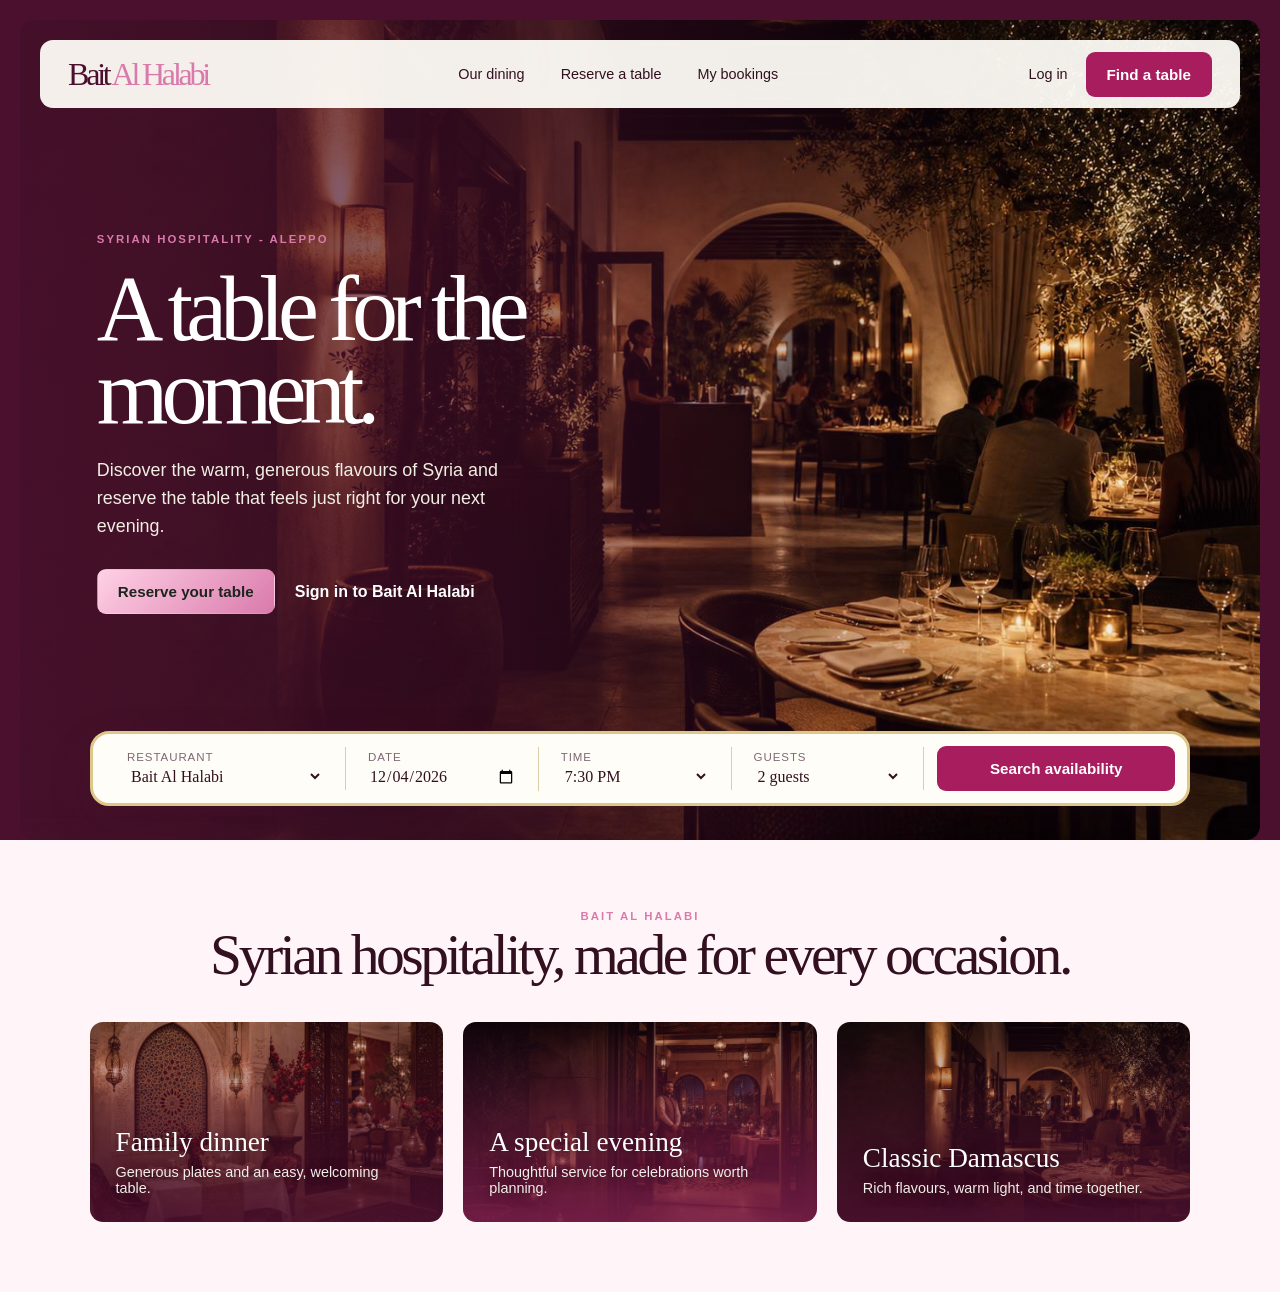
<file: pages/index.html>
﻿<!doctype html>
<html lang="en">
<head>
  <meta charset="UTF-8">
  <meta name="viewport" content="width=device-width, initial-scale=1.0">
  <title>Bait Al Halabi | Syrian dining</title>
  <link rel="stylesheet" href="../assets/css/style.css">
</head>
<body>
  <main class="marketing-shell">
    <section class="marketing-hero">
      <header class="marketing-nav">
        <a class="logo" href="index.html">Bait <span>Al Halabi</span></a>
        <nav><a href="#discover">Our dining</a><a href="booking.html">Reserve a table</a><a href="booking.html#reservationHistory">My bookings</a></nav>
        <div class="nav-actions"><a href="login.html">Log in</a><a class="button" href="booking.html">Find a table</a></div>
      </header>
      <div class="hero-copy">
        <p class="eyebrow">Syrian hospitality  -  Aleppo</p>
        <h1>A table for the moment.</h1>
        <p>Discover the warm, generous flavours of Syria and reserve the table that feels just right for your next evening.</p>
        <div class="hero-actions"><a class="button gold" href="booking.html">Reserve your table</a><a class="hero-link" href="login.html">Sign in to Bait Al Halabi</a></div>
      </div>
      <form class="availability-bar" action="booking.html">
        <label>Restaurant<select><option>Bait Al Halabi</option></select></label>
        <label>Date<input type="date" name="date" required></label>
        <label>Time<select name="time"><option value="19:30">7:30 PM</option><option value="20:00">8:00 PM</option><option value="20:30">8:30 PM</option></select></label>
        <label>Guests<select name="guests"><option value="2">2 guests</option><option value="4">4 guests</option><option value="6">6 guests</option></select></label>
        <button class="button" type="submit">Search availability</button>
      </form>
    </section>
    <section id="discover" class="landing-section">
      <p class="eyebrow" style="text-align:center">Bait Al Halabi</p>
      <h2>Syrian hospitality, made for every occasion.</h2>
      <div class="discover-grid">
        <a class="discover-card" href="booking.html"><h3>Family dinner</h3><p>Generous plates and an easy, welcoming table.</p></a>
        <a class="discover-card" href="booking.html"><h3>A special evening</h3><p>Thoughtful service for celebrations worth planning.</p></a>
        <a class="discover-card" href="booking.html"><h3>Classic Damascus</h3><p>Rich flavours, warm light, and time together.</p></a>
      </div>
    </section>
  </main>
  <script>
    const today = new Date();
    const isoDate = `${today.getFullYear()}-${String(today.getMonth() + 1).padStart(2, "0")}-${String(today.getDate()).padStart(2, "0")}`;
    const dateField = document.querySelector('input[type="date"]');
    dateField.min = isoDate;
    dateField.value = isoDate;
  </script>
</body>
</html>
</file>
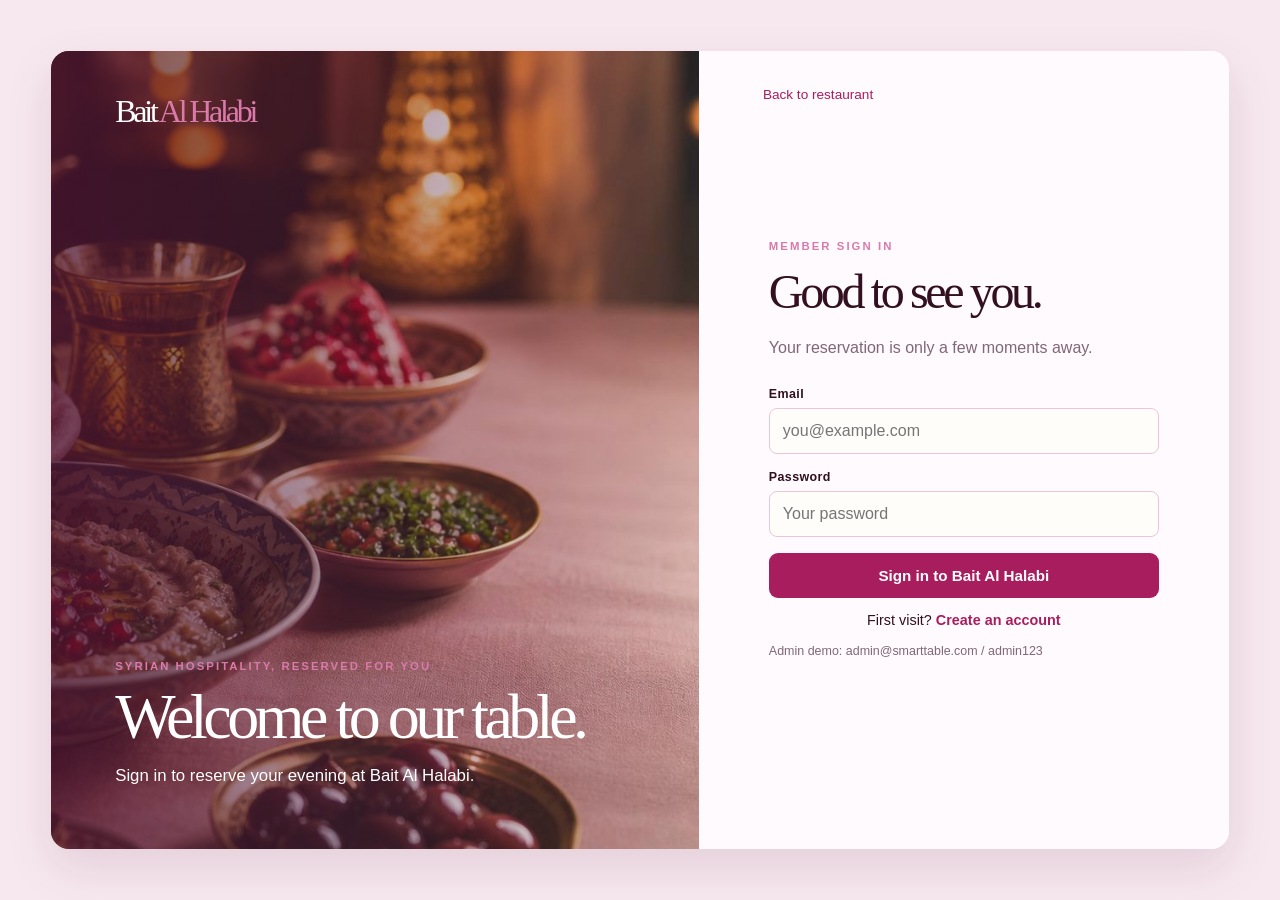
<file: pages/admin.html>
﻿<!doctype html><html lang="en"><head><meta charset="UTF-8"><meta name="viewport" content="width=device-width,initial-scale=1.0"><title>Bait Al Halabi | Management</title><link rel="stylesheet" href="../assets/css/style.css"></head><body><div class="admin-layout"><aside class="admin-sidebar"><a class="logo" href="admin.html">Bait <span>Al Halabi</span></a><p class="portal-label">Aleppo management portal</p><nav class="admin-menu"><a class="active" href="admin.html">Dashboard<span>Reservation overview</span></a><a href="#restaurantCards">Restaurant manager<span>Capacity and tables</span></a><a href="#reservationRows">Reservations<span>Guest booking list</span></a></nav><div class="sidebar-bottom"><strong id="adminName"></strong><span>Restaurant administrator</span><button id="logoutButton" class="button ghost small" style="margin-top:18px">Log out</button></div></aside><main class="admin-content"><header class="admin-topbar"><p>Good evening, <span id="topAdminName">Administrator</span></p><div class="admin-topbar-actions"><a class="button gold" href="#reservationRows">New reservation</a></div></header><section class="admin-heading"><h1>Dashboard</h1><p>Live overview of Bait Al Halabi and tonight's dining room.</p></section><section id="dashboardStats" class="stats-grid"></section><div class="admin-grid"><section class="panel"><p class="eyebrow">Tonight's pace</p><h2>Dining room activity</h2><div class="activity-chart"><svg viewBox="0 0 600 210" preserveAspectRatio="none" aria-label="Activity trend"><path d="M0,165 L85,145 L170,120 L255,98 L340,58 L425,80 L510,45 L600,108" fill="none" stroke="#a71d5d" stroke-width="3"/><path d="M0,165 L85,145 L170,120 L255,98 L340,58 L425,80 L510,45 L600,108 L600,210 L0,210 Z" fill="#a71d5d" opacity=".09"/></svg></div></section><section class="panel"><p class="eyebrow">Capacity snapshot</p><h2>Tonight's capacity</h2><div class="capacity-ring"><div><strong>72%</strong><span>tables occupied</span></div></div></section><section class="panel"><p class="eyebrow">Recent bookings</p><h2>Reservation management</h2><div class="table-wrap"><table class="admin-table"><thead><tr><th>Guest</th><th>Table</th><th>Booking details</th><th>Status</th><th>Update</th></tr></thead><tbody id="reservationRows"></tbody></table></div></section><section class="panel"><p class="eyebrow">Bait Al Halabi</p><h2>Table overview</h2><div id="restaurantCards"></div></section></div></main></div><script type="module" src="../scripts/pages/admin.js"></script></body></html>
</file>
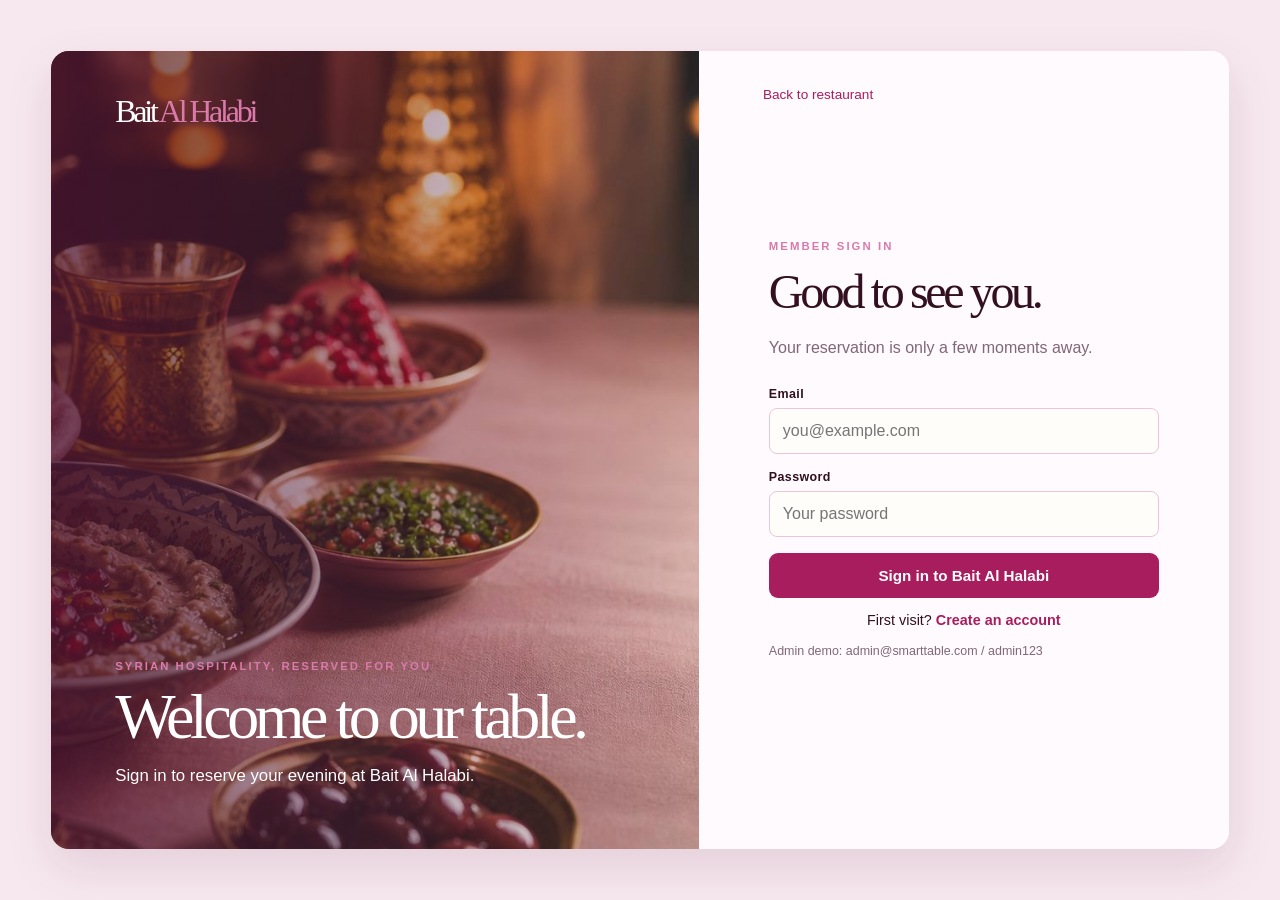
<file: pages/booking.html>
﻿<!doctype html><html lang="en"><head><meta charset="UTF-8"><meta name="viewport" content="width=device-width,initial-scale=1.0"><title>Reserve | Bait Al Halabi</title><link rel="stylesheet" href="../assets/css/style.css"></head><body><header class="site-header"><a class="logo" href="index.html">Bait <span>Al Halabi</span></a><nav class="site-navigation"><a href="index.html">Discover</a><a class="active" href="booking.html">Reserve</a><a href="#reservationHistory">My bookings</a></nav><div class="nav-user"><div><strong id="userName"></strong><span>Dining member</span></div><button id="logoutButton" class="button ghost small">Log out</button></div></header><main class="booking-shell"><section class="booking-main"><div class="progress"><span class="step current"><b class="number">1</b>Details</span><i class="line active"></i><span class="step"><b class="number">2</b>Choose table</span><i class="line"></i><span class="step"><b class="number">3</b>Confirm</span></div><p class="eyebrow">Bait Al Halabi reservation planner</p><h1>Build your reservation.</h1><div class="restaurant-preview"><div class="restaurant-photo"></div><div class="restaurant-details"><h2 id="restaurantTitle">Bait Al Halabi</h2><p id="restaurantMeta">Authentic Syrian Cuisine  -  Aleppo, Syria</p><p>Damascus flavours, generous Syrian hospitality, and an evening that feels effortless.</p><div class="tag-row"><span class="tag">Syrian flavours</span><span class="tag">Warm hospitality</span></div></div></div><form id="reservationForm" class="planner-form" novalidate><input id="restaurant" name="restaurant" type="hidden"><section class="planner-section"><h3>Date</h3><label class="field"><input id="date" name="date" type="date" required></label></section><div class="form-two"><section class="planner-section"><h3>Time</h3><div class="choice-row"><label class="time-choice"><input name="time" type="radio" value="18:00"><span>6:00 PM</span></label><label class="time-choice"><input name="time" type="radio" value="19:00"><span>7:00 PM</span></label><label class="time-choice"><input name="time" type="radio" value="19:30" checked><span>7:30 PM</span></label><label class="time-choice"><input name="time" type="radio" value="20:30"><span>8:30 PM</span></label></div></section><section class="planner-section"><h3>Party size</h3><div class="guest-control"><span>Guests</span><select name="guests"><option value="1">1</option><option value="2" selected>2</option><option value="3">3</option><option value="4">4</option><option value="5">5</option><option value="6">6</option><option value="7">7</option><option value="8">8</option></select></div></section></div><div class="form-two"><label class="field">Restaurant<select id="restaurantPicker" aria-label="Restaurant selection"></select></label><label class="field">Available table<select id="table" name="table"></select></label></div><label class="field request-field">A special request?<textarea name="note" placeholder="Allergies, accessibility needs, a celebration, or anything else we should know."></textarea></label><button class="button gold" type="submit">Continue to confirm reservation</button></form><p id="bookingMessage" class="form-message" hidden></p></section><aside class="booking-side"><p class="eyebrow">Your evening</p><h2>Every detail, considered.</h2><dl class="summary-list"><div><dt>Restaurant</dt><dd id="summaryRestaurant">Bait Al Halabi</dd></div><div><dt>Date</dt><dd id="summaryDate">Select a date</dd></div><div><dt>Time</dt><dd id="summaryTime">7:30 PM</dd></div><div><dt>Guests</dt><dd id="summaryGuests">2 guests</dd></div><div><dt>Table</dt><dd id="summaryTable">Finding your table...</dd></div></dl><p class="availability-note" id="availabilityNote">Checking live availability</p><section><p class="eyebrow">Your reservations</p><div id="reservationHistory" class="reservation-list"></div></section></aside></main><script type="module" src="../scripts/pages/booking.js"></script></body></html>
</file>
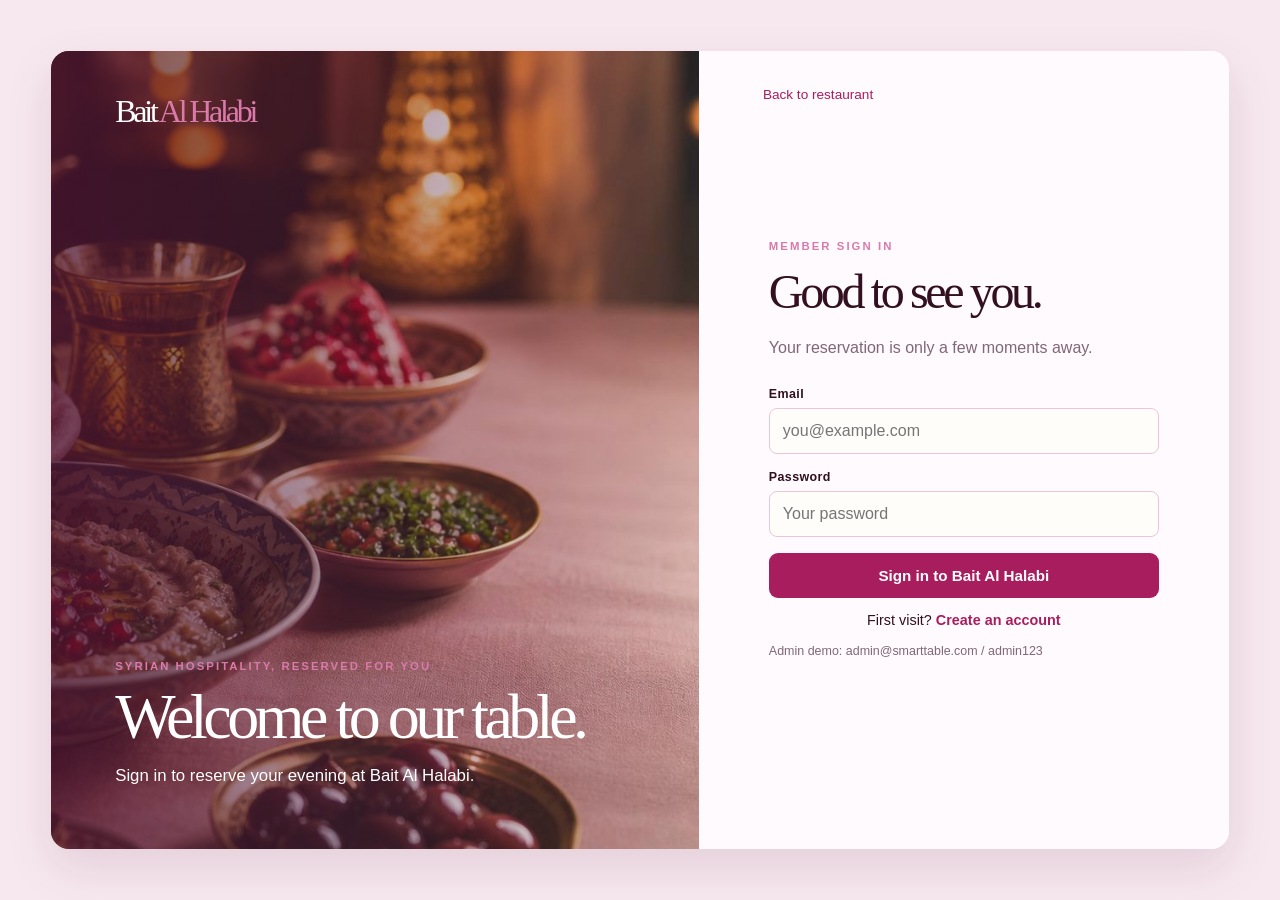
<file: pages/login.html>
﻿<!doctype html><html lang="en"><head><meta charset="UTF-8"><meta name="viewport" content="width=device-width,initial-scale=1.0"><title>Sign in | Bait Al Halabi</title><link rel="stylesheet" href="../assets/css/style.css"></head><body class="login-page"><main class="login-split"><section class="login-visual"><a class="logo" href="index.html">Bait <span>Al Halabi</span></a><div><p class="eyebrow">Syrian hospitality, reserved for you</p><h1>Welcome to our table.</h1><p>Sign in to reserve your evening at Bait Al Halabi.</p></div></section><section class="login-form-panel"><a class="back-link" href="index.html">Back to restaurant</a><div class="login-form-inner"><p class="eyebrow">Member sign in</p><h2>Good to see you.</h2><p class="muted">Your reservation is only a few moments away.</p><form id="loginForm" class="form-grid" novalidate><label class="field">Email<input name="email" type="email" placeholder="you@example.com" required></label><label class="field">Password<input name="password" type="password" placeholder="Your password" required></label><button class="button" type="submit">Sign in to Bait Al Halabi</button></form><p id="formMessage" class="form-message" hidden></p><p class="auth-switch">First visit? <a href="signup.html">Create an account</a></p><p class="muted" style="font-size:.78rem">Admin demo: admin@smarttable.com / admin123</p></div></section></main><script type="module" src="../scripts/pages/auth.js"></script></body></html>
</file>
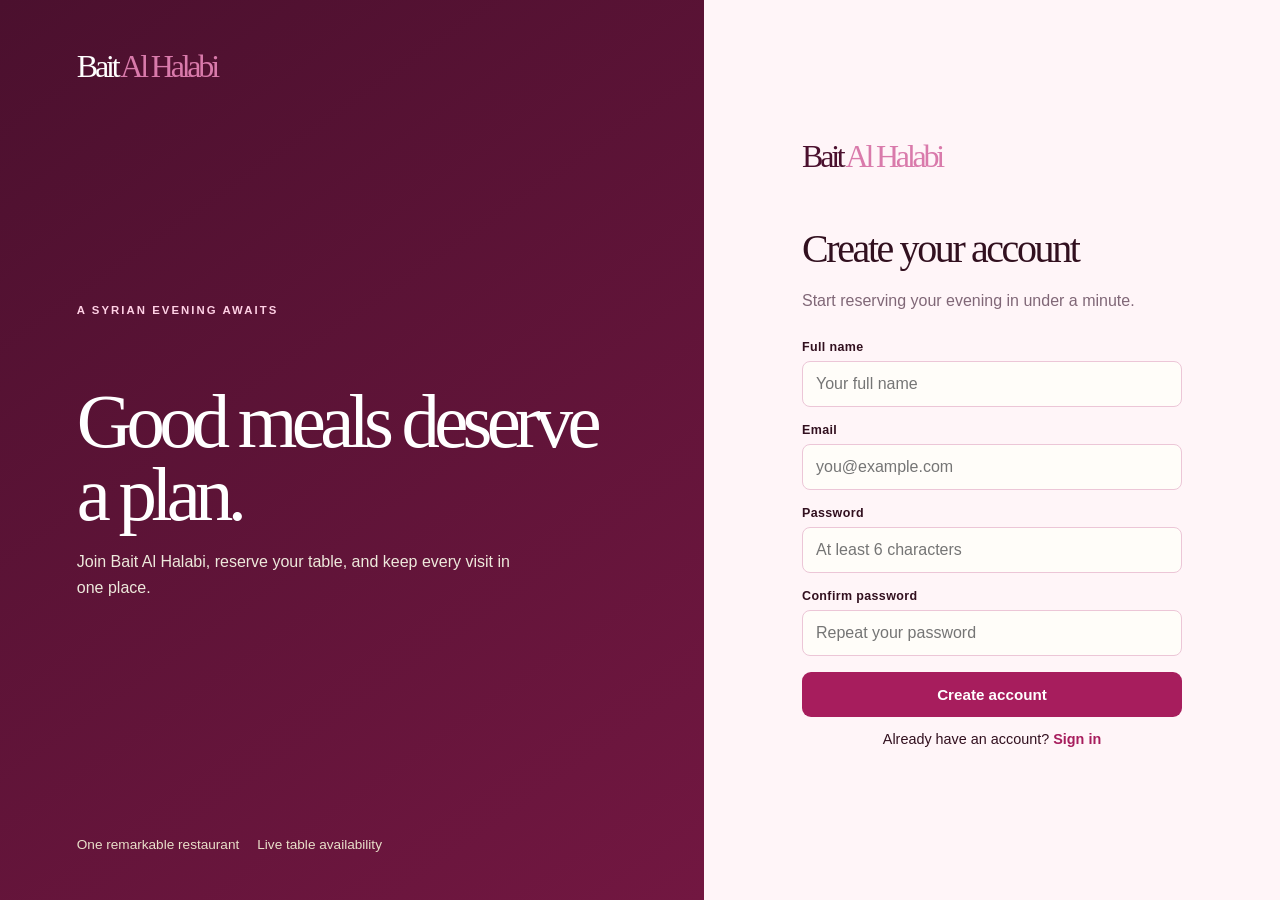
<file: pages/signup.html>
﻿<!doctype html><html lang="en"><head><meta charset="UTF-8"><meta name="viewport" content="width=device-width,initial-scale=1.0"><title>Create account | Bait Al Halabi</title><link rel="stylesheet" href="../assets/css/style.css"></head><body><main class="auth-layout"><section class="brand-panel"><a class="logo" href="index.html">Bait <span>Al Halabi</span></a><div><p class="eyebrow" style="color:#ffd1e5">A Syrian evening awaits</p><h1>Good meals deserve a plan.</h1><p>Join Bait Al Halabi, reserve your table, and keep every visit in one place.</p></div><div class="feature-list"><span>One remarkable restaurant</span><span>Live table availability</span></div></section><section class="auth-card"><a class="logo" href="index.html">Bait <span>Al Halabi</span></a><h2>Create your account</h2><p class="muted">Start reserving your evening in under a minute.</p><form id="signupForm" class="form-grid" novalidate><label class="field">Full name<input name="name" type="text" placeholder="Your full name" required></label><label class="field">Email<input name="email" type="email" placeholder="you@example.com" required></label><label class="field">Password<input name="password" type="password" placeholder="At least 6 characters" required></label><label class="field">Confirm password<input name="confirmPassword" type="password" placeholder="Repeat your password" required></label><button class="button" type="submit">Create account</button></form><p id="formMessage" class="form-message" hidden></p><p class="auth-switch">Already have an account? <a href="login.html">Sign in</a></p></section></main><script type="module" src="../scripts/pages/auth.js"></script></body></html>
</file>
<file: assets/css/style.css>
﻿:root{--forest:#062f23;--forest-2:#074a35;--ink:#10221b;--cream:#fbf8f0;--paper:#fffdf8;--gold:#d6a943;--gold-light:#f4d789;--line:#ded4c1;--muted:#68706a;--success:#197346;--danger:#a44343;--shadow:0 18px 48px rgba(25,31,24,.11)}*{box-sizing:border-box}body{margin:0;background:var(--cream);color:var(--ink);font-family:Arial,Helvetica,sans-serif}a{color:inherit;text-decoration:none}.serif,.logo,h1,h2,h3{font-family:Georgia,"Times New Roman",serif;font-weight:400}.logo{font-size:2rem;letter-spacing:-.1em}.logo span{color:var(--gold)}.button{border:1px solid transparent;border-radius:9px;background:var(--forest-2);padding:13px 20px;color:#fff;font:600 .95rem Arial,sans-serif;cursor:pointer;transition:.2s}.button:hover{filter:brightness(1.14);transform:translateY(-1px)}.button.gold{background:linear-gradient(135deg,var(--gold-light),var(--gold));color:#1e241e}.button.ghost{background:transparent;color:var(--forest);border-color:#cbbf9f}.button.small{padding:9px 13px;font-size:.82rem}.eyebrow{margin:0;color:var(--gold);font-size:.71rem;font-weight:800;letter-spacing:.18em;text-transform:uppercase}.muted{color:var(--muted);line-height:1.6}.form-message{margin:14px 0 0;padding:11px 13px;border-radius:7px;font-size:.88rem}.form-message.error{background:#fbe8e5;color:#913f3f}.form-message.success{background:#e5f2e8;color:var(--success)}
/* landing */.marketing-shell{padding:20px;background:var(--forest);min-height:100vh}.marketing-hero{min-height:820px;position:relative;overflow:hidden;border-radius:14px;background:linear-gradient(90deg,rgba(3,27,20,.88) 0%,rgba(3,27,20,.62) 38%,rgba(3,27,20,.05) 75%),url("../images/smarttable-evening-hero.jpg") center/cover}.marketing-nav{position:absolute;z-index:2;top:20px;left:20px;right:20px;min-height:68px;padding:0 28px;display:flex;align-items:center;justify-content:space-between;background:rgba(255,253,248,.94);border-radius:13px}.marketing-nav .logo{color:var(--forest)}.marketing-nav nav{display:flex;gap:36px;font-size:.9rem}.nav-actions{display:flex;gap:18px;align-items:center;font-size:.9rem}.hero-copy{position:absolute;z-index:1;left:clamp(32px,6vw,92px);top:26%;max-width:610px;color:#fff}.hero-copy h1{font-size:clamp(3.8rem,7.2vw,7.4rem);line-height:.9;letter-spacing:-.075em;margin:23px 0}.hero-copy p:not(.eyebrow){max-width:450px;font-size:1.12rem;line-height:1.55;color:#f2eee4}.hero-actions{display:flex;gap:20px;align-items:center;margin-top:29px}.hero-link{font-weight:600}.availability-bar{position:absolute;z-index:2;left:50%;bottom:34px;transform:translateX(-50%);width:min(1100px,calc(100% - 46px));padding:12px;background:#fffdf7;border:3px solid #dfc689;border-radius:19px;display:grid;grid-template-columns:1.25fr 1fr 1fr 1fr 1.3fr;align-items:center;box-shadow:var(--shadow)}.availability-bar label{padding:4px 22px;border-right:1px solid #ddcda8;display:grid;gap:4px;font-size:.72rem;color:var(--muted);text-transform:uppercase;letter-spacing:.08em}.availability-bar select,.availability-bar input{border:0;background:transparent;color:var(--ink);font:500 1rem Georgia,serif;outline:0}.availability-bar .button{margin-left:13px}.landing-section{background:var(--cream);margin:0 -20px -20px;padding:70px clamp(24px,7vw,112px)}.landing-section h2{text-align:center;font-size:clamp(2.5rem,4.5vw,4.5rem);letter-spacing:-.06em;margin:0 0 35px}.discover-grid{display:grid;grid-template-columns:repeat(3,1fr);gap:20px}.discover-card{min-height:200px;padding:26px;border-radius:13px;color:white;background:linear-gradient(135deg,#0c4431,#167252);display:flex;flex-direction:column;justify-content:end}.discover-card:nth-child(2){background:linear-gradient(135deg,#6d431b,#bc8130)}.discover-card:nth-child(3){background:linear-gradient(135deg,#193d34,#286e5b)}.discover-card h3{font-size:1.7rem;margin:0}.discover-card p{margin:6px 0 0;color:#f0eee9;font-size:.9rem}
/* authentication */.auth-layout{min-height:100vh;display:grid;grid-template-columns:1.1fr .9fr;background:var(--cream)}.brand-panel{background:linear-gradient(90deg,rgba(2,34,25,.82),rgba(2,34,25,.25)),url("../images/smarttable-evening-hero.jpg") center/cover;color:#fff;padding:48px clamp(36px,6vw,92px);display:flex;flex-direction:column;justify-content:space-between}.brand-panel .logo{color:#fff}.brand-panel h1{max-width:590px;font-size:clamp(3.5rem,6vw,6rem);line-height:.94;letter-spacing:-.075em;margin:70px 0 18px}.brand-panel p:not(.eyebrow){max-width:440px;line-height:1.65;color:#eee9dc}.feature-list{display:flex;gap:18px;flex-wrap:wrap;font-size:.85rem;color:#e9dfc9}.auth-card{width:min(480px,100%);margin:auto;padding:50px}.auth-card .logo{color:var(--forest)}.auth-card h2{font-size:2.5rem;letter-spacing:-.06em;margin:50px 0 7px}.form-grid{display:grid;gap:16px;margin-top:26px}.field{display:grid;gap:7px;font-size:.78rem;font-weight:700;letter-spacing:.03em}.field input,.field select,.field textarea,.status-select{width:100%;border:1px solid var(--line);border-radius:8px;background:#fffdf9;padding:13px;color:var(--ink);font:400 1rem Arial,sans-serif;outline:none}.field input:focus,.field select:focus,.field textarea:focus{border-color:var(--forest-2);box-shadow:0 0 0 3px #0a55351c}.auth-switch{text-align:center;font-size:.9rem}.auth-switch a{color:var(--forest-2);font-weight:700}
/* customer booking */.site-header{height:72px;border-bottom:1px solid var(--line);display:flex;align-items:center;justify-content:space-between;padding:0 clamp(22px,5vw,72px);background:#fffdf9}.site-header .logo{color:var(--forest)}.site-navigation{display:flex;gap:29px;font-size:.88rem}.site-navigation a.active{color:var(--forest-2);font-weight:bold}.nav-user{display:flex;gap:14px;align-items:center;font-size:.88rem}.nav-user strong{display:block}.nav-user span{font-size:.75rem;color:var(--muted)}.booking-shell{min-height:calc(100vh - 72px);display:grid;grid-template-columns:minmax(0,1.65fr) minmax(320px,.85fr)}.booking-main{padding:26px clamp(25px,4.5vw,76px) 70px}.progress{display:flex;align-items:center;gap:13px;margin:5px 0 36px;color:#8c897f;font-size:.78rem}.progress .step{display:flex;gap:9px;align-items:center;white-space:nowrap}.progress .number{width:28px;height:28px;border:1px solid #ccb986;border-radius:50%;display:grid;place-items:center;font:1rem Georgia,serif}.progress .current{color:var(--forest)}.progress .current .number{background:var(--forest-2);border-color:var(--forest-2);color:#fff}.progress .line{height:2px;max-width:175px;flex:1;background:#d4c5a3}.progress .line.active{background:var(--forest-2)}.booking-main h1{font-size:clamp(3rem,5vw,5rem);letter-spacing:-.075em;margin:0 0 20px}.restaurant-preview{border:1px solid var(--line);border-radius:12px;background:#fffdf9;display:grid;grid-template-columns:1.15fr .85fr;margin-bottom:26px;overflow:hidden}.restaurant-photo{min-height:205px;background:linear-gradient(45deg,rgba(0,42,31,.25),rgba(0,0,0,0)),url("../images/smarttable-evening-hero.jpg") center/cover}.restaurant-details{padding:25px;display:flex;flex-direction:column;justify-content:center}.restaurant-details h2{font-size:2rem;letter-spacing:-.05em;margin:0 0 12px}.restaurant-details p{margin:4px 0;color:var(--muted);font-size:.9rem}.tag-row{display:flex;gap:8px;margin-top:17px}.tag{border:1px solid #bfcdb8;border-radius:7px;padding:6px 9px;font-size:.75rem;color:var(--forest-2)}.tag:nth-child(2){border-color:#dfcda2;color:#776139}.planner-form{display:grid;gap:24px}.planner-section h3{font-size:1rem;margin:0 0 11px}.choice-row{display:flex;gap:10px;flex-wrap:wrap}.date-choice,.time-choice,.occasion-choice{position:relative;cursor:pointer}.date-choice input,.time-choice input,.occasion-choice input{position:absolute;opacity:0;pointer-events:none}.date-choice span,.time-choice span,.occasion-choice span{display:block;border:1px solid #d5c7ad;border-radius:8px;background:#fffdf9;padding:11px 17px;text-align:center;font-family:Georgia,serif}.date-choice span{min-width:80px}.date-choice small{display:block;color:var(--muted);font:700 .65rem Arial,sans-serif;text-transform:uppercase}.date-choice input:checked+span,.time-choice input:checked+span,.occasion-choice input:checked+span{background:var(--forest-2);border-color:var(--gold);color:#fff}.form-two{display:grid;grid-template-columns:1fr 1fr;gap:20px}.guest-control{display:grid;grid-template-columns:1fr auto;align-items:center;gap:15px;border:1px solid #d5c7ad;border-radius:8px;padding:8px 14px;background:#fffdf9}.guest-control select{border:0;background:transparent;font:2rem Georgia,serif;text-align:center;outline:none}.guest-control span{color:var(--muted);font-size:.8rem}.request-field{margin-top:4px}.request-field textarea{min-height:70px}.booking-side{background:linear-gradient(150deg,#042e22,#082017);color:#fff;padding:48px clamp(26px,3vw,48px);position:sticky;top:0;height:100vh}.booking-side h2{font-size:3rem;line-height:1;letter-spacing:-.07em;margin:0 0 40px}.summary-list{display:grid;gap:0;margin:0}.summary-list div{border-bottom:1px solid rgba(214,169,67,.45);padding:14px 0}.summary-list dt{font-size:.68rem;color:#d9bc73;text-transform:uppercase;letter-spacing:.13em}.summary-list dd{font:1.35rem Georgia,serif;margin:7px 0 0}.availability-note{margin:42px 0 20px;color:#8bd09e;font:1.1rem Georgia,serif}.reservation-list{display:grid;gap:10px;margin-top:17px}.reservation-card{border:1px solid rgba(255,255,255,.16);border-radius:9px;padding:13px;display:flex;justify-content:space-between;gap:10px;background:rgba(255,255,255,.05)}.reservation-card h3{font-size:1rem;margin:6px 0}.reservation-card p,.reservation-card small{margin:0;color:#d8ded9;font-size:.78rem;line-height:1.5}.status{display:inline-block;text-transform:capitalize;border-radius:20px;padding:4px 8px;background:#d9f2df;color:#176941;font-size:.7rem;font-weight:700}.status.cancelled{background:#f4dcdc;color:#9a3e3e}.status.completed{background:#eceae3;color:#605d56}.booking-side .empty-state{color:#d8ded9;font-size:.86rem}.booking-side .button.ghost{color:#f3d790;border-color:#bb9c52}
/* admin */.admin-layout{min-height:100vh;display:grid;grid-template-columns:264px 1fr}.admin-sidebar{background:linear-gradient(160deg,#042b20,#021a13);color:#fff;padding:30px 18px;display:flex;flex-direction:column}.admin-sidebar .logo{color:#fff;font-size:2.35rem;padding:0 17px}.portal-label{color:var(--gold);font-size:.8rem;margin:4px 17px 34px}.admin-menu{display:grid;gap:7px}.admin-menu a{padding:15px 17px;border-left:3px solid transparent;border-radius:7px;color:#f7f4eb}.admin-menu a.active{background:#075037;border-color:var(--gold)}.admin-menu span{display:block;font-size:.7rem;color:#c2cebf;margin-top:3px}.sidebar-bottom{margin-top:auto;border-top:1px solid rgba(255,255,255,.2);padding:22px 17px 0;font-size:.83rem}.sidebar-bottom strong{display:block;margin-bottom:3px}.admin-content{padding:28px clamp(25px,4vw,54px);background:var(--cream)}.admin-topbar{display:flex;justify-content:space-between;align-items:center;margin-bottom:20px}.admin-topbar p{margin:0;font-size:.9rem}.admin-topbar-actions{display:flex;align-items:center;gap:12px}.admin-heading h1{font-size:3.5rem;letter-spacing:-.07em;margin:0}.admin-heading p{margin:5px 0 22px;color:var(--muted)}.stats-grid{display:grid;grid-template-columns:repeat(4,1fr);gap:12px;margin-bottom:18px}.stats-grid article,.panel{background:#fffdf9;border:1px solid var(--line);border-radius:10px;box-shadow:0 5px 20px rgba(51,43,27,.04)}.stats-grid article{padding:18px}.stats-grid span{font-size:.78rem;color:var(--muted)}.stats-grid strong{display:block;color:var(--forest-2);font:3rem Georgia,serif;margin-top:7px}.admin-grid{display:grid;grid-template-columns:minmax(0,1.65fr) minmax(270px,.75fr);gap:18px}.panel{padding:20px}.panel h2{font-size:1.45rem;margin:0 0 12px}.panel .eyebrow{margin-bottom:7px}.activity-chart{height:210px;position:relative;border-bottom:1px solid #92a697;background:linear-gradient(to bottom,transparent 24%,#e9e4d8 25%,transparent 26%,transparent 49%,#e9e4d8 50%,transparent 51%,transparent 74%,#e9e4d8 75%,transparent 76%);margin-top:14px}.activity-chart svg{position:absolute;inset:0;width:100%;height:100%}.capacity-ring{width:180px;height:180px;border-radius:50%;margin:20px auto 0;display:grid;place-items:center;background:conic-gradient(var(--forest-2) 0 72%,var(--gold) 72% 83%,#eee9db 83%)}.capacity-ring:before{content:"";position:absolute;width:142px;height:142px;border-radius:50%;background:#fffdf9}.capacity-ring div{z-index:1;text-align:center}.capacity-ring strong{display:block;font:3rem Georgia,serif;color:var(--forest-2)}.capacity-ring span{font-size:.78rem;color:var(--muted)}.table-wrap{overflow:auto}.admin-table{width:100%;border-collapse:collapse;min-width:620px}.admin-table th,.admin-table td{text-align:left;padding:12px 8px;border-bottom:1px solid #e7dfcf;font-size:.82rem}.admin-table th{font-size:.68rem;color:var(--muted);text-transform:uppercase;letter-spacing:.07em}.admin-table small{color:var(--muted)}.status-select{padding:7px;font-size:.78rem}.restaurant-admin{border-bottom:1px solid #e7dfcf;padding:13px 0;display:grid;grid-template-columns:1fr auto;gap:5px}.restaurant-admin:last-child{border:0}.restaurant-admin h3{font-size:1.1rem;margin:0}.restaurant-admin p,.restaurant-admin small{margin:3px 0 0;color:var(--muted);font-size:.78rem}.restaurant-admin small{grid-column:1/-1}
@media(max-width:900px){.marketing-hero{min-height:760px}.marketing-nav nav{display:none}.availability-bar{grid-template-columns:1fr 1fr;padding:13px}.availability-bar label{padding:7px 14px}.availability-bar .button{grid-column:1/-1;margin:7px 0 0}.booking-shell{grid-template-columns:1fr}.booking-side{position:static;height:auto}.admin-layout{grid-template-columns:1fr}.admin-sidebar{display:none}.stats-grid{grid-template-columns:1fr 1fr}.admin-grid{grid-template-columns:1fr}}@media(max-width:600px){.marketing-shell{padding:10px}.marketing-hero{min-height:730px}.marketing-nav{top:10px;left:10px;right:10px;padding:0 16px}.marketing-nav .logo{font-size:1.55rem}.nav-actions>a{display:none}.hero-copy{left:27px;top:20%;right:24px}.hero-copy h1{font-size:3.7rem}.availability-bar{bottom:20px;width:calc(100% - 28px)}.landing-section{padding:52px 20px;margin:0 -10px -10px}.discover-grid{grid-template-columns:1fr}.auth-layout{grid-template-columns:1fr}.brand-panel{min-height:335px;padding:30px}.brand-panel h1{font-size:3.2rem;margin:35px 0 10px}.auth-card{padding:34px 24px}.site-navigation{display:none}.booking-main{padding:23px 18px 45px}.progress{overflow:auto}.progress .line{min-width:28px}.restaurant-preview{grid-template-columns:1fr}.restaurant-photo{min-height:150px}.form-two{grid-template-columns:1fr}.booking-side{padding:34px 22px}.booking-side h2{font-size:2.7rem}.stats-grid{grid-template-columns:1fr 1fr}.admin-content{padding:24px 16px}.admin-heading h1{font-size:3rem}}
/* Rose theme overrides */
:root{--forest:#4b102e;--forest-2:#a71d5d;--ink:#32101f;--cream:#fff5f8;--paper:#fffafd;--gold:#d97aab;--gold-light:#ffd1e5;--line:#ecc6d7;--muted:#806777;--success:#a71d5d;--shadow:0 18px 48px rgba(87,23,57,.12)}.marketing-shell{background:var(--forest)}.marketing-hero{background:linear-gradient(90deg,rgba(75,16,46,.92) 0%,rgba(75,16,46,.55) 42%,rgba(75,16,46,.05) 78%),url("../images/bait-al-halabi-hero.jpg") center/cover}.restaurant-photo{background:linear-gradient(45deg,rgba(75,16,46,.18),rgba(0,0,0,0)),url("../images/bait-al-halabi-planner.jpg") center/cover}.brand-panel{background:linear-gradient(145deg,#4b102e,#721741);color:#fff}.login-page{min-height:100vh;background:#f7e8ef;padding:clamp(18px,4vw,64px)}.login-split{min-height:calc(100vh - clamp(36px,8vw,128px));display:grid;grid-template-columns:1.1fr .9fr;background:var(--paper);border-radius:18px;overflow:hidden;box-shadow:var(--shadow)}.login-visual{padding:42px clamp(32px,5vw,78px);display:flex;flex-direction:column;justify-content:space-between;color:#fff;background:linear-gradient(90deg,rgba(75,16,46,.76),rgba(75,16,46,.05)),url("../images/bait-al-halabi-login.jpg") center/cover}.login-visual .logo{color:#fff}.login-visual h1{max-width:510px;font-size:clamp(3.2rem,5vw,5.7rem);line-height:.93;letter-spacing:-.07em;margin:15px 0}.login-visual p:not(.eyebrow){max-width:420px;font-size:1.05rem;line-height:1.6}.login-form-panel{padding:36px clamp(30px,5vw,78px);display:flex;flex-direction:column;background:#fffafd}.back-link{font-size:.85rem;color:var(--forest-2)}.login-form-inner{width:min(390px,100%);margin:auto}.login-form-inner h2{font-size:3rem;letter-spacing:-.07em;margin:12px 0 8px}@media(max-width:760px){.login-page{padding:0}.login-split{min-height:100vh;border-radius:0;grid-template-columns:1fr}.login-visual{min-height:330px}.login-form-panel{min-height:520px}.login-visual h1{font-size:3.3rem}}
:root{--forest:#4b102e;--forest-2:#a71d5d;--ink:#32101f;--cream:#fff5f8;--paper:#fffafd;--gold:#d97aab;--gold-light:#ffd1e5;--line:#ecc6d7;--muted:#806777;--success:#a71d5d;--shadow:0 18px 48px rgba(87,23,57,.12)}.marketing-shell{background:var(--forest)}.marketing-hero{background:linear-gradient(90deg,rgba(75,16,46,.9) 0%,rgba(75,16,46,.56) 40%,rgba(75,16,46,.07) 77%),url("../images/smarttable-evening-hero.jpg") center/cover}.discover-card{background:linear-gradient(135deg,#67143d,#be3d78)}.discover-card:nth-child(2){background:linear-gradient(135deg,#7c1f4c,#df79aa)}.discover-card:nth-child(3){background:linear-gradient(135deg,#4b102e,#a71d5d)}.booking-side,.admin-sidebar{background:linear-gradient(150deg,#4b102e,#260817)}.summary-list div{border-color:rgba(255,180,210,.42)}.summary-list dt{color:#ffc4df}.availability-note{color:#ffa8ce}.reservation-card p,.reservation-card small,.booking-side .empty-state{color:#f1dce8}.booking-side .button.ghost{color:#ffd0e4;border-color:#df83ad}.admin-menu a.active{background:#9a1c58}.admin-menu span{color:#f0c8db}.stats-grid article,.panel{background:#fffafd;box-shadow:0 5px 20px rgba(87,23,57,.04)}.activity-chart{border-color:#c884a7;background:linear-gradient(to bottom,transparent 24%,#f5dce8 25%,transparent 26%,transparent 49%,#f5dce8 50%,transparent 51%,transparent 74%,#f5dce8 75%,transparent 76%)}.capacity-ring{background:conic-gradient(var(--forest-2) 0 72%,var(--gold) 72% 83%,#f8e7ef 83%)}.capacity-ring:before{background:#fffafd}.admin-table th,.admin-table td,.restaurant-admin{border-color:#f0dbe5}.tag{border-color:#e3a6c1}.tag:nth-child(2){border-color:#edb5ce;color:#8a2c58}.progress .number,.progress .line{border-color:#e3abc4;background-color:#f2d5e2}.discover-card{position:relative;overflow:hidden;background:linear-gradient(180deg,rgba(75,16,46,.2),rgba(75,16,46,.9)),url("../images/bait-al-halabi-planner.jpg") center/cover}.discover-card:nth-child(2){background:linear-gradient(180deg,rgba(75,16,46,.18),rgba(125,31,76,.88)),url("../images/bait-al-halabi-hero.jpg") center/cover}.discover-card:nth-child(3){background:linear-gradient(180deg,rgba(75,16,46,.15),rgba(75,16,46,.92)),url("../images/smarttable-evening-hero.jpg") center/cover}.discover-card h3,.discover-card p{position:relative;z-index:1;text-shadow:0 2px 14px rgba(32,7,19,.5)}
</file>
